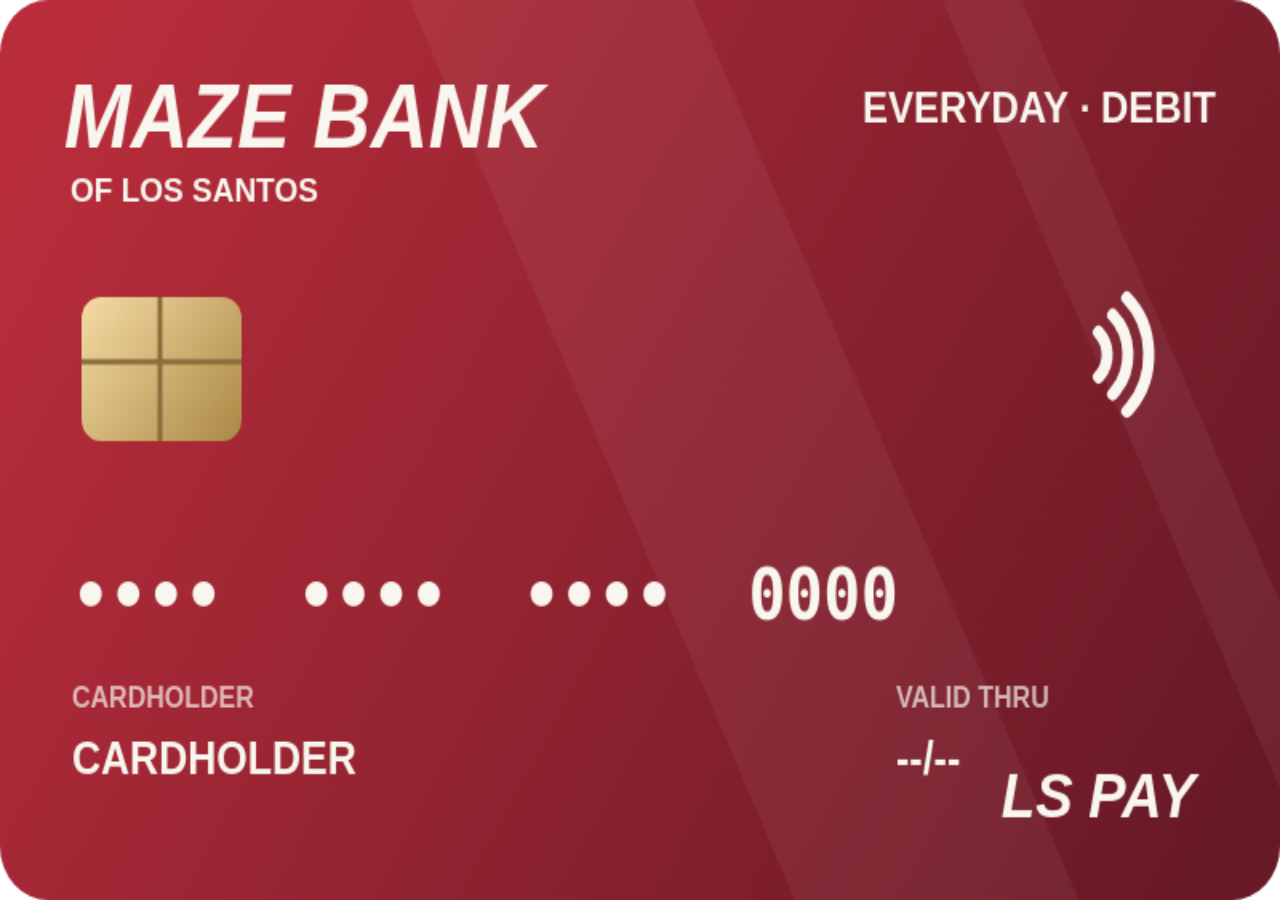
<file: html/card_insert.html>
<!doctype html><html lang="en"><head><meta charset="utf-8"><meta name="viewport" content="width=device-width,initial-scale=1"><title>Physical card face</title><style>html,body{width:100%;height:100%;margin:0;background:transparent;overflow:hidden}canvas{display:block;width:100%;height:100%}</style></head><body><canvas id="card" width="800" height="500"></canvas><script src="card_insert.js"></script></body></html>
</file>
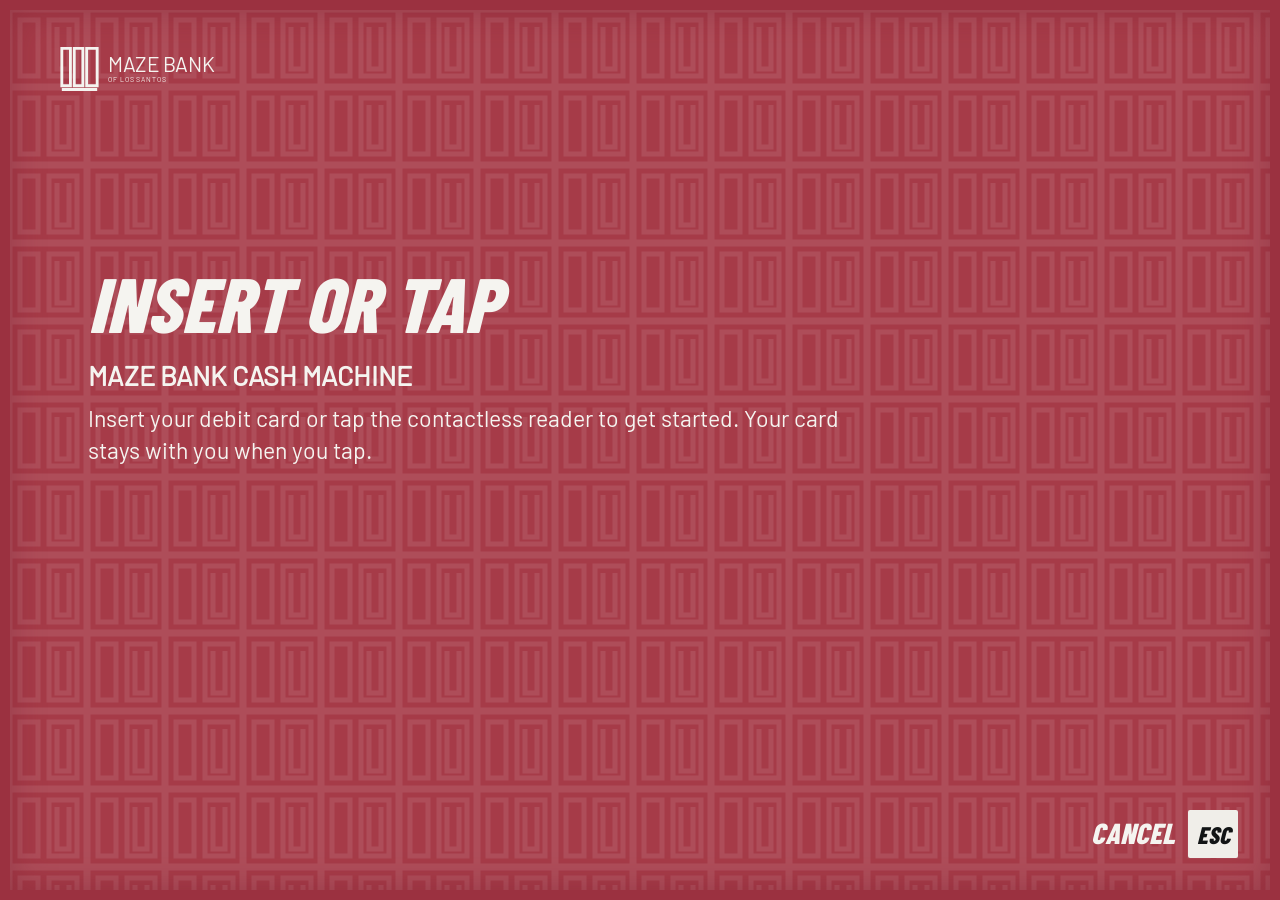
<file: html/dui.html>
<!doctype html><html lang="en"><head><meta charset="utf-8"><meta name="viewport" content="width=device-width,initial-scale=1"><link rel="stylesheet" href="dui.css"><title>MAZE BANK ATM</title></head>
<body><div id="screen" class="screen idle">
  <svg class="pattern" aria-hidden="true" xmlns="http://www.w3.org/2000/svg" width="160" height="140"><defs><pattern id="maze" width="78" height="78" patternUnits="userSpaceOnUse"><path d="M0 0h76v76H0z M10 10h18v56H10z M39 10h28v56H39z M47 17v42h12V17" stroke="#ffffff17" stroke-width="5" fill="none"/></pattern></defs><rect width="100%" height="100%" fill="url(#maze)"/></svg>
  <header class="brand-mini"><svg viewBox="0 0 45 50" aria-hidden="true"><path d="M4 4h9v39H4zM17 4h9v39h-9zM30 4h11v39H30zM4 47h37" fill="none" stroke="currentColor" stroke-width="3"/></svg><div>MAZE BANK<small>OF LOS SANTOS</small></div></header>
  <div id="content"></div>
  <div class="screen-bottom">CANCEL <kbd>ESC</kbd></div>
</div><script src="dui.js"></script></body></html>
</file>
<file: html/dui.css>
@font-face{font-family:Barlow;src:url('fonts/barlow-400-latin.woff2')}@font-face{font-family:BC;src:url('fonts/barlowcondensed-800-latin.woff2');font-weight:800}
*{box-sizing:border-box}html,body{height:100%;margin:0;overflow:hidden;font-family:Barlow,Arial,sans-serif}.screen{height:100%;width:100%;position:relative;background:#a63b48;color:#f5f4f0;border:10px solid #9b3140;overflow:hidden}
.screen::after{content:"";position:absolute;inset:0;pointer-events:none;box-shadow:inset 0 0 34px #6816275a}.pattern{position:absolute;inset:0;width:100%;height:100%;opacity:1}
.brand-mini{position:absolute;top:34px;left:48px;display:flex;align-items:center;gap:7px;font-size:21px;z-index:1;line-height:.87;letter-spacing:-.02em}.brand-mini svg{width:43px;height:49px}.brand-mini small{font-size:7px;display:block;letter-spacing:.13em;margin-top:3px}.screen #content{position:absolute;inset:0;z-index:1}.intro{position:absolute;left:6.2%;top:29%;width:60%;}.intro h1{font:italic 800 77px/.98 BC,Impact,sans-serif;margin:0 0 18px;text-transform:uppercase}.intro h2{font-size:27px;margin:10px 0;font-weight:700}.intro p{font-size:23px;line-height:1.4;margin:11px 0}.screen-bottom{position:absolute;right:32px;bottom:32px;font:italic 800 29px BC,zIndex,sans-serif;z-index:1}.screen-bottom kbd,.key{font:italic 800 24px BC,Impact,sans-serif;color:#121415;background:#f0eee9;border-radius:2px;display:inline-flex;align-items:center;justify-content:center;min-width:50px;height:48px;padding:4px 7px;margin-left:7px}
.screen.light{background:#f4f3ed;color:#101112;border:10px solid #d8d6d0}.screen.light .pattern{display:none}.screen.light .brand-mini{left:50%;transform:translateX(-50%);top:28px;white-space:nowrap;color:#c82e39;display:block;text-align:center;font:italic 800 29px BC}.screen.light .brand-mini svg{display:none}.screen.light .brand-mini small{display:none}.screen.light .screen-bottom{color:#141414}.screen.light .screen-bottom kbd{background:#101214;color:white}
.screen-title{font:italic 800 79px/1 BC,Impact,sans-serif;text-align:center;margin:72px 0 38px}.meter{display:flex;align-items:center;justify-content:center;gap:38px}.meter label{font-size:25px;color:#626664;display:block}.meter strong{font:italic 800 38px BC,Impact,sans-serif;display:block}.center-note{font:22px Barlow,sans-serif;text-align:center}.atmlist{position:absolute;inset:130px 35px 40px;display:grid;grid-template-columns:1fr 1fr;grid-template-rows:repeat(4,1fr);column-gap:65px;align-items:center}.atm-choice{display:flex;align-items:center;gap:22px;font:italic 800 42px BC,Impact,sans-serif;min-width:0}.atm-choice.right{justify-content:flex-end}.atm-choice .key{margin:0;background:#121212;color:#f6f5f1;min-width:55px;height:55px;font-size:36px}.atm-choice.right .key{order:2}.atm-choice .value{font-size:57px}.atm-middle{position:absolute;top:20%;left:35%;width:30%;text-align:center}.atm-middle .screen-title{margin:0 0 30px}.atm-middle p{font-size:24px;color:#6b6c6a;margin:7px}.atm-middle strong{font:italic 800 36px BC}.screen.light .screen-bottom{bottom:20px}
.status{position:absolute;top:35%;left:8%;right:8%;text-align:center}.status h1{font:italic 800 87px BC;margin:0 0 15px}.status p{font-size:29px;line-height:1.4}.pin-dots{font-size:80px;letter-spacing:.34em;font-weight:700}.redline{height:8px;background:#c82e39;position:absolute;top:0;left:0;right:0}
/* 3D model-screen alignment aid; visible only when explicitly enabled from /whip. */
.screen.calibration { background: #120f18; }
.screen.calibration .pattern { display: none; }
.calibration-guide { position: absolute; inset: 3%; border: 9px solid #32e2df; display: flex; flex-direction: column; align-items: center; justify-content: center; gap: 14px; background: #091320; color: #fff; text-align: center; }
.calibration-guide::before,.calibration-guide::after { content: ''; position: absolute; background: #ffdf3c; }
.calibration-guide::before { width: 100%; height: 3px; top: 50%; left: 0; }
.calibration-guide::after { width: 3px; height: 100%; left: 50%; top: 0; }
.calibration-guide .crosshair { position: relative; z-index: 1; font-size: 110px; line-height: 1; color: #ffdf3c; }
.calibration-guide strong { position: relative; z-index: 1; font-size: 34px; letter-spacing: 1px; }
.calibration-guide small { position: relative; z-index: 1; font-size: 21px; max-width: 75%; }

/* Real ATM surfaces support three independently branded standby and session DUIs. */
.screen.bank-fleeca{background:#218953;color:#f5f5ed;border-color:#257d50}
.screen.bank-fleeca::after{box-shadow:inset 0 0 30px #0a381540}
.screen.bank-fleeca .pattern{opacity:.24}
.screen.bank-pacific{background:#214b82;color:#fff;border-color:#193961}
.screen.bank-pacific .pattern{opacity:.22}
.screen.bank-fleeca .brand-mini svg,.screen.bank-pacific .brand-mini svg{display:none}
.screen.bank-fleeca .brand-mini,.screen.bank-pacific .brand-mini{font:italic 800 37px BC,Impact,sans-serif}
.screen.bank-pacific .brand-mini{font-size:32px}
.screen.bank-fleeca.light{background:#1e7a49;color:#fff;border-color:#216b42}
.screen.bank-pacific.light{background:#224d82;color:#fff;border-color:#17395f}
.screen.bank-fleeca.light .brand-mini,.screen.bank-pacific.light .brand-mini{color:#fff}
.screen.bank-fleeca.light .screen-bottom,.screen.bank-pacific.light .screen-bottom{color:#fff}
.screen.bank-fleeca.light .brand-mini,.screen.bank-pacific.light .brand-mini{top:25px}
.screen.bank-fleeca.light .atm-middle p,.screen.bank-pacific.light .atm-middle p{color:#d9e9e2}
.screen.bank-fleeca.light .atm-choice .key{background:#f5f4ed;color:#10412c}
.screen.bank-pacific.light .atm-choice .key{background:#f6f3ed;color:#15335a}
.screen.bank-fleeca.light .screen-title,.screen.bank-pacific.light .screen-title{color:#fff}
.screen.bank-fleeca.light .screen-bottom kbd,.screen.bank-pacific.light .screen-bottom kbd{background:#e8e8df;color:#16261e}
</file>
